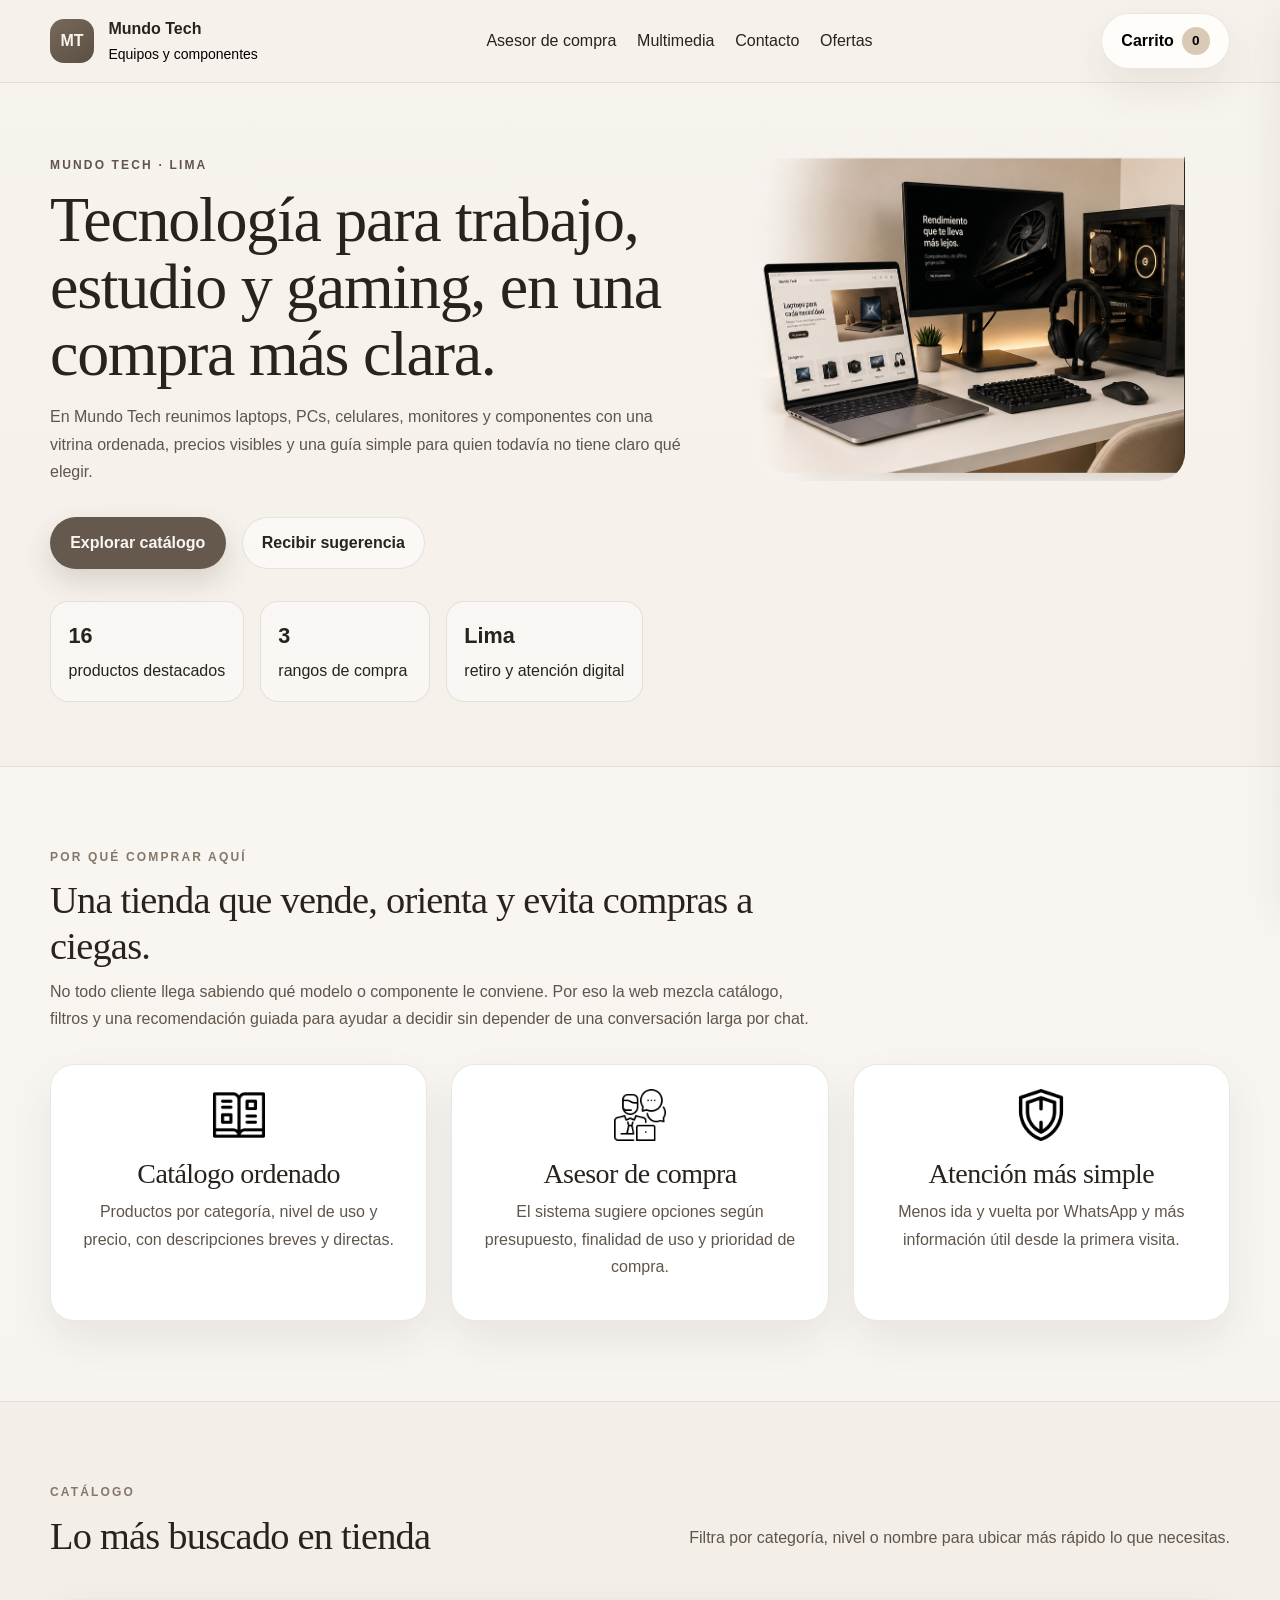
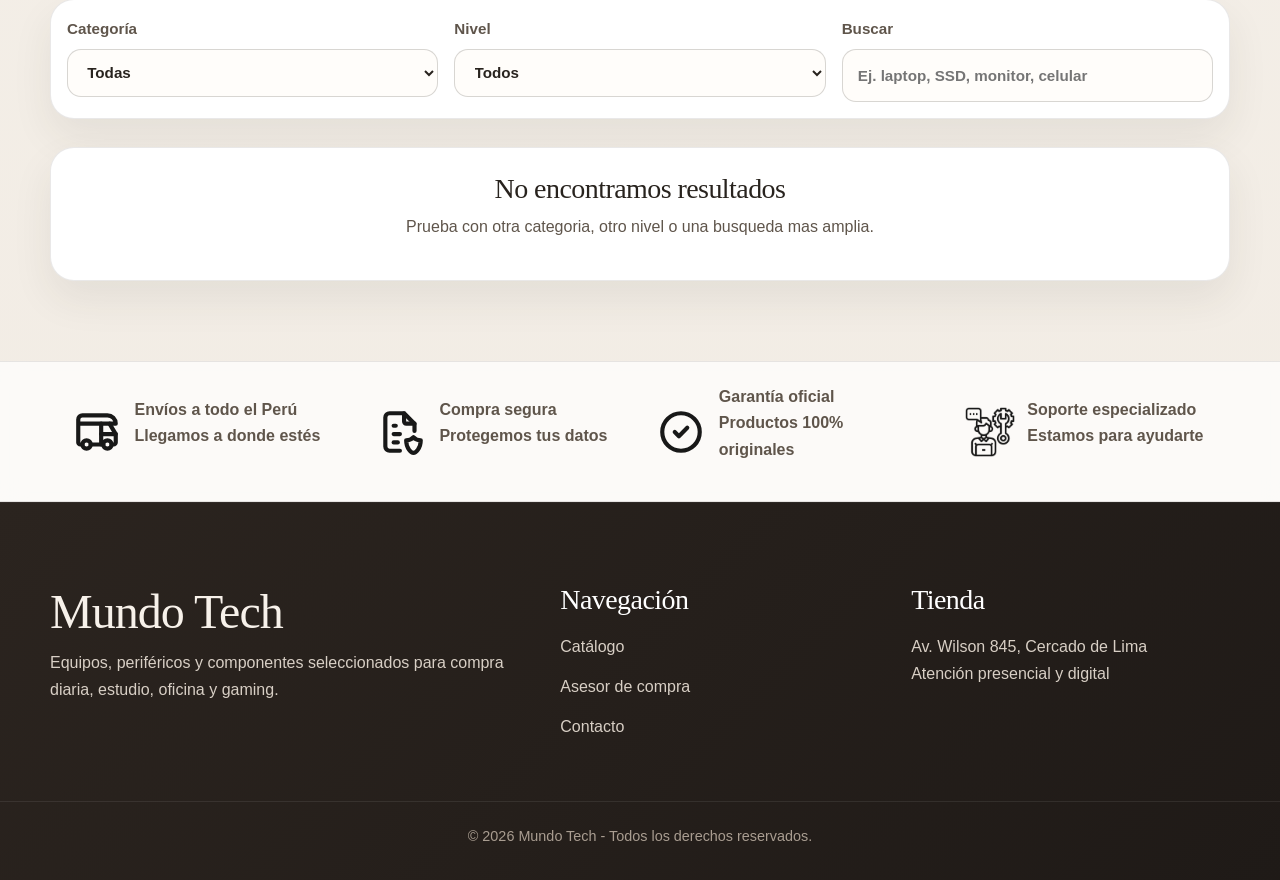
<file: index.html>
<!DOCTYPE html>
<html lang="es">
<head>
  <meta charset="UTF-8">
  <meta name="viewport" content="width=device-width, initial-scale=1.0">
  <meta name="description" content="Mundo Tech, tienda online de equipos y componentes tecnológicos en Lima. Catálogo, asesor de compra, carrito, contacto y contenido multimedia.">
  <meta name="keywords" content="tienda tecnológica, ecommerce, laptops, PCs, celulares, componentes, Mundo Tech, Lima">
  <meta name="author" content="Mundo Tech">
  <title>Mundo Tech | Equipos y componentes</title>
  <link href="https://cdn.jsdelivr.net/npm/bootstrap@5.3.3/dist/css/bootstrap.min.css" rel="stylesheet">
  <link rel="stylesheet" href="styles.css">
</head>
<body>
  <header class="encabezado" id="inicio">
    <div class="contenedor barra-superior">
      <a class="marca" href="index.html" aria-label="Ir al inicio">
        <span class="marca-icono">MT</span>
        <span class="marca-texto">
          <strong>Mundo Tech</strong>
          <small>Equipos y componentes</small>
        </span>
      </a>

      <nav class="menu-principal" aria-label="Menú principal">
        <a href="asesor.html">Asesor de compra</a>
        <a href="multimedia.html">Multimedia</a>
        <a href="contacto.html">Contacto</a>
        <a href="ofertas.html">Ofertas</a>
      </nav>

      <button class="boton boton-carrito" id="abrirCarrito" type="button" aria-label="Abrir carrito">
        Carrito <span class="contador-carrito" id="contadorCarrito">0</span>
      </button>
    </div>
  </header>

  <main>
    <section class="hero">
      <div class="contenedor hero-grid">
        <article class="hero-texto">
          <p class="etiqueta">Mundo Tech · Lima</p>
          <h1>Tecnología para trabajo, estudio y gaming, en una compra más clara.</h1>
          <p>
            En Mundo Tech reunimos laptops, PCs, celulares, monitores y componentes con una vitrina ordenada,
            precios visibles y una guía simple para quien todavía no tiene claro qué elegir.
          </p>

          <div class="acciones-hero">
            <a class="boton boton-primario" href="#catalogo">Explorar catálogo</a>
            <a class="boton boton-secundario" href="asesor.html">Recibir sugerencia</a>
          </div>

          <ul class="metricas">
            <li><strong>16</strong><span>productos destacados</span></li>
            <li><strong>3</strong><span>rangos de compra</span></li>
            <li><strong>Lima</strong><span>retiro y atención digital</span></li>
          </ul>
        </article>

        <aside class="hero-media">
          <picture>
            <source media="(max-width: 720px)" srcset="assets/hero-mobile.svg">
            <img src="assets/mesa.png" alt="Mesa de trabajo con laptop, monitor y accesorios de Mundo Tech" class="hero-imagen">
          </picture>
        </aside>
      </div>
    </section>

    <section class="seccion seccion-suave" id="beneficios">
      <div class="contenedor">
        <div class="cabecera-seccion">
          <p class="etiqueta">Por qué comprar aquí</p>
          <h2>Una tienda que vende, orienta y evita compras a ciegas.</h2>
          <p>
            No todo cliente llega sabiendo qué modelo o componente le conviene. Por eso la web mezcla catálogo,
            filtros y una recomendación guiada para ayudar a decidir sin depender de una conversación larga por chat.
          </p>
        </div>

        <div class="beneficios-grid">
          <article class="tarjeta-info">
            <img src="assets/catalogo.png" alt="Icono de catálogo digital" class="icono-svg">
            <h3>Catálogo ordenado</h3>
            <p>Productos por categoría, nivel de uso y precio, con descripciones breves y directas.</p>
          </article>

          <article class="tarjeta-info">
            <img src="assets/asesor.png " alt="Icono de asesor de compra" class="icono-svg">
            <h3>Asesor de compra</h3>
            <p>El sistema sugiere opciones según presupuesto, finalidad de uso y prioridad de compra.</p>
          </article>

          <article class="tarjeta-info">
            <img src="assets/escudo.png" alt="Icono de confianza y atención" class="icono-svg">
            <h3>Atención más simple</h3>
            <p>Menos ida y vuelta por WhatsApp y más información útil desde la primera visita.</p>
          </article>
        </div>
      </div>
    </section>

    <section class="seccion" id="catalogo">
      <div class="contenedor">
        <div class="cabecera-seccion cabecera-horizontal">
          <div>
            <p class="etiqueta">Catálogo</p>
            <h2>Lo más buscado en tienda</h2>
          </div>
          <p class="texto-apoyo">Filtra por categoría, nivel o nombre para ubicar más rápido lo que necesitas.</p>
        </div>

        <form class="barra-filtros" id="formFiltros" aria-label="Filtros del catálogo">
          <label>
            Categoría
            <select id="filtroCategoria" name="categoria">
              <option value="all">Todas</option>
            </select>
          </label>

          <label>
            Nivel
            <select id="filtroNivel" name="nivel">
              <option value="all">Todos</option>
              <option value="Básico">Básico</option>
              <option value="Intermedio">Intermedio</option>
              <option value="Avanzado">Avanzado</option>
            </select>
          </label>

          <label>
            Buscar
            <input id="filtroBusqueda" name="busqueda" type="search" placeholder="Ej. laptop, SSD, monitor, celular">
          </label>
        </form>

        <div class="catalogo-grid" id="grillaProductos" aria-live="polite"></div>
      </div>
    </section>
  </main>

  <aside class="panel-carrito" id="panelCarrito" aria-hidden="true">
    <div class="carrito-encabezado">
      <h2>Tu carrito</h2>
      <button class="boton-cerrar" id="cerrarCarrito" type="button" aria-label="Cerrar carrito">×</button>
    </div>

    <div class="carrito-items" id="itemsCarrito"></div>

    <div class="carrito-resumen">
      <table class="tabla-resumen">
        <tbody>
          <tr>
            <th>Total</th>
            <td id="totalCarrito">S/ 0.00</td>
          </tr>
          <tr>
            <th>Unidades</th>
            <td id="cantidadCarrito">0</td>
          </tr>
        </tbody>
      </table>

      <button class="boton boton-primario boton-bloque" id="procesarPedido" type="button">Confirmar pedido</button>
      <button class="boton boton-secundario boton-bloque" id="vaciarCarrito" type="button">Vaciar carrito</button>
    </div>
  </aside>

  <div class="overlay" id="overlay" hidden></div>

  <template id="plantillaProducto">
    <article class="tarjeta-producto">
      <div class="producto-imagen">
        <img class="producto-foto" src="" alt="">
      </div>
      <div class="producto-cuerpo">
        <div class="producto-meta">
          <span class="producto-categoria"></span>
          <span class="producto-nivel"></span>
        </div>
        <h3 class="producto-nombre"></h3>
        <p class="producto-descripcion"></p>
        <div class="producto-pie">
          <strong class="producto-precio"></strong>
          <button class="boton boton-primario boton-agregar" type="button">Agregar</button>
        </div>
      </div>
    </article>
  </template>

<section class="barra-beneficios">

  <div class="beneficio-item">
    <img src="assets/icon-envio.svg" alt="">
    
    <div>
      <strong>Envíos a todo el Perú</strong>
      <p>Llegamos a donde estés</p>
    </div>
  </div>

  <div class="beneficio-item">
    <img src="assets/seguridad.svg" alt="">
    
    <div>
      <strong>Compra segura</strong>
      <p>Protegemos tus datos</p>
    </div>
  </div>

  <div class="beneficio-item">
    <img src="assets/garantia.svg" alt="">
    
    <div>
      <strong>Garantía oficial</strong>
      <p>Productos 100% originales</p>
    </div>
  </div>

  <div class="beneficio-item">
    <img src="assets/soporte.png" alt="">
    
    <div>
      <strong>Soporte especializado</strong>
      <p>Estamos para ayudarte</p>
    </div>
  </div>

</section>

  <footer class="pie-pagina">
    <div class="contenedor pie-grid">
      <section>
        <h2>Mundo Tech</h2>
        <p>Equipos, periféricos y componentes seleccionados para compra diaria, estudio, oficina y gaming.</p>
      </section>

      <section>
        <h3>Navegación</h3>
        <ul>
          <li><a href="index.html#catalogo">Catálogo</a></li>
          <li><a href="asesor.html">Asesor de compra</a></li>
          <li><a href="contacto.html">Contacto</a></li>
        </ul>
      </section>

      <section>
        <h3>Tienda</h3>
        <p>Av. Wilson 845, Cercado de Lima<br>Atención presencial y digital</p>
      </section>
    </div>
  </footer>
  

  <script src="https://cdn.jsdelivr.net/npm/bootstrap@5.3.3/dist/js/bootstrap.bundle.min.js"></script>
  <script src="products.js"></script>
  <script src="app.js"></script>
</body>
</html>
</file>
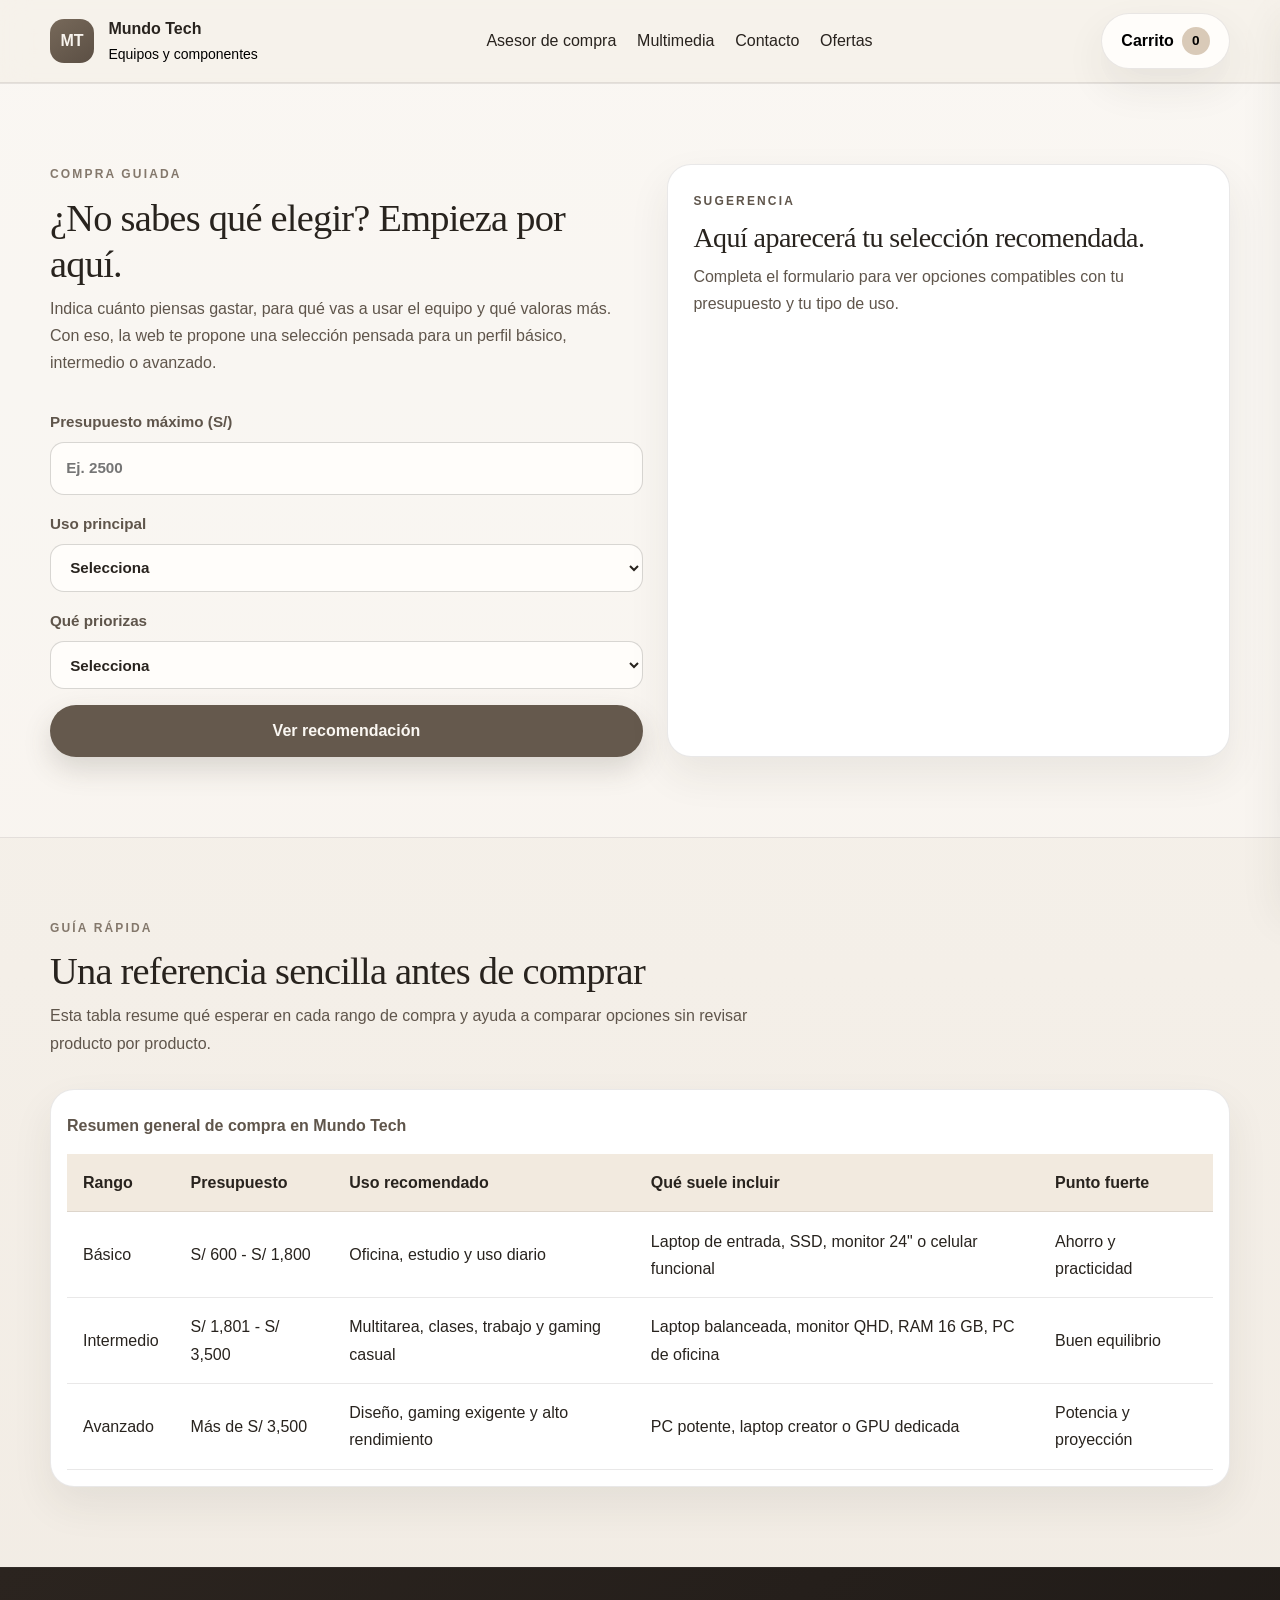
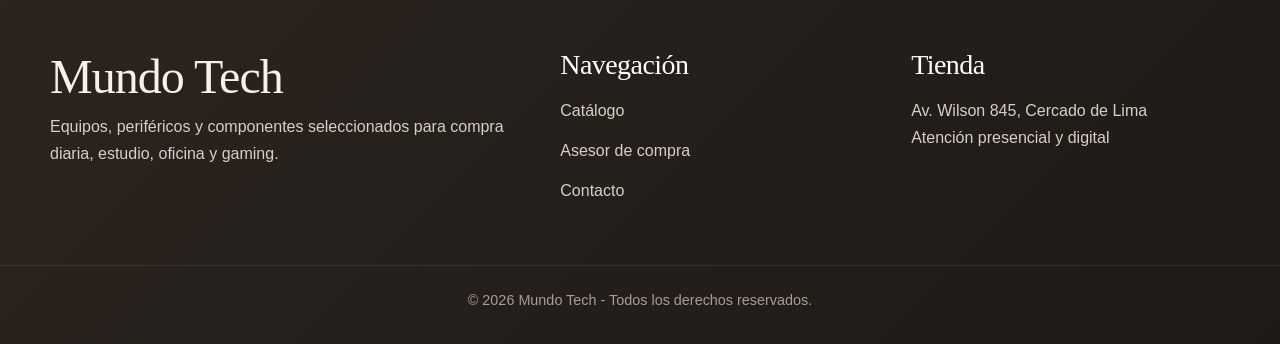
<file: asesor.html>
<!DOCTYPE html>
<html lang="es">
<head>
  <meta charset="UTF-8">
  <meta name="viewport" content="width=device-width, initial-scale=1.0">
  <meta name="description" content="Mundo Tech, tienda online de equipos y componentes tecnológicos en Lima. Catálogo, asesor de compra, carrito, contacto y contenido multimedia.">
  <meta name="keywords" content="tienda tecnológica, ecommerce, laptops, PCs, celulares, componentes, Mundo Tech, Lima">
  <meta name="author" content="Mundo Tech">
  <title>Mundo Tech | Equipos y componentes</title>
  <link href="https://cdn.jsdelivr.net/npm/bootstrap@5.3.3/dist/css/bootstrap.min.css" rel="stylesheet">
  <link rel="stylesheet" href="styles.css">
</head>
<body>
  <header class="encabezado" id="inicio">
    <div class="contenedor barra-superior">
      <a class="marca" href="index.html" aria-label="Ir al inicio">
        <span class="marca-icono">MT</span>
        <span class="marca-texto">
          <strong>Mundo Tech</strong>
          <small>Equipos y componentes</small>
        </span>
      </a>

      <nav class="menu-principal" aria-label="Menú principal">
        <a href="asesor.html">Asesor de compra</a>
        <a href="multimedia.html">Multimedia</a>
        <a href="contacto.html">Contacto</a>
        <a href="ofertas.html">Ofertas</a>
      </nav>

      <button class="boton boton-carrito" id="abrirCarrito" type="button" aria-label="Abrir carrito">
        Carrito <span class="contador-carrito" id="contadorCarrito">0</span>
      </button>
    </div>
  </header>

  <main>
    <section class="seccion seccion-suave" id="asesor">
      <div class="contenedor recomendador-grid">
        <article>
          <div class="cabecera-seccion">
            <p class="etiqueta">Compra guiada</p>
            <h2>¿No sabes qué elegir? Empieza por aquí.</h2>
            <p>
              Indica cuánto piensas gastar, para qué vas a usar el equipo y qué valoras más. Con eso,
              la web te propone una selección pensada para un perfil básico, intermedio o avanzado.
            </p>
          </div>

          <form class="formulario" id="formRecomendador">
            <label>
              Presupuesto máximo (S/)
              <input type="number" id="entradaPresupuesto" min="600" step="50" placeholder="Ej. 2500" required>
            </label>

            <label>
              Uso principal
              <select id="entradaObjetivo" required>
                <option value="">Selecciona</option>
                <option value="Oficina">Oficina</option>
                <option value="Estudio">Estudio</option>
                <option value="Gaming">Gaming</option>
                <option value="Diseño">Diseño</option>
                <option value="Movilidad">Movilidad</option>
              </select>
            </label>

            <label>
              Qué priorizas
              <select id="entradaPreferencia" required>
                <option value="">Selecciona</option>
                <option value="Precio">Gastar menos</option>
                <option value="Equilibrio">Mantener equilibrio</option>
                <option value="Rendimiento">Rendimiento</option>
                <option value="Portabilidad">Portabilidad</option>
              </select>
            </label>

            <button class="boton boton-primario" type="submit">Ver recomendación</button>
          </form>
        </article>

        <aside class="panel-resultado" id="panelResultado" aria-live="polite">
          <div class="estado-vacio">
            <p class="etiqueta">Sugerencia</p>
            <h3>Aquí aparecerá tu selección recomendada.</h3>
            <p>Completa el formulario para ver opciones compatibles con tu presupuesto y tu tipo de uso.</p>
          </div>
        </aside>
      </div>
    </section>

    <section class="seccion" id="tabla">
      <div class="contenedor">
        <div class="cabecera-seccion">
          <p class="etiqueta">Guía rápida</p>
          <h2>Una referencia sencilla antes de comprar</h2>
          <p>
            Esta tabla resume qué esperar en cada rango de compra y ayuda a comparar opciones sin revisar producto por producto.
          </p>
        </div>

        <div class="tabla-contenedor">
          <table class="tabla-paquetes">
            <caption>Resumen general de compra en Mundo Tech</caption>
            <thead>
              <tr>
                <th>Rango</th>
                <th>Presupuesto</th>
                <th>Uso recomendado</th>
                <th>Qué suele incluir</th>
                <th>Punto fuerte</th>
              </tr>
            </thead>
            <tbody>
              <tr>
                <td>Básico</td>
                <td>S/ 600 - S/ 1,800</td>
                <td>Oficina, estudio y uso diario</td>
                <td>Laptop de entrada, SSD, monitor 24" o celular funcional</td>
                <td>Ahorro y practicidad</td>
              </tr>
              <tr>
                <td>Intermedio</td>
                <td>S/ 1,801 - S/ 3,500</td>
                <td>Multitarea, clases, trabajo y gaming casual</td>
                <td>Laptop balanceada, monitor QHD, RAM 16 GB, PC de oficina</td>
                <td>Buen equilibrio</td>
              </tr>
              <tr>
                <td>Avanzado</td>
                <td>Más de S/ 3,500</td>
                <td>Diseño, gaming exigente y alto rendimiento</td>
                <td>PC potente, laptop creator o GPU dedicada</td>
                <td>Potencia y proyección</td>
              </tr>
            </tbody>
          </table>
        </div>
      </div>
    </section>
  </main>

  <aside class="panel-carrito" id="panelCarrito" aria-hidden="true">
    <div class="carrito-encabezado">
      <h2>Tu carrito</h2>
      <button class="boton-cerrar" id="cerrarCarrito" type="button" aria-label="Cerrar carrito">×</button>
    </div>

    <div class="carrito-items" id="itemsCarrito"></div>

    <div class="carrito-resumen">
      <table class="tabla-resumen">
        <tbody>
          <tr>
            <th>Total</th>
            <td id="totalCarrito">S/ 0.00</td>
          </tr>
          <tr>
            <th>Unidades</th>
            <td id="cantidadCarrito">0</td>
          </tr>
        </tbody>
      </table>

      <button class="boton boton-primario boton-bloque" id="procesarPedido" type="button">Confirmar pedido</button>
      <button class="boton boton-secundario boton-bloque" id="vaciarCarrito" type="button">Vaciar carrito</button>
    </div>
  </aside>

  <div class="overlay" id="overlay" hidden></div>

  <template id="plantillaProducto">
    <article class="tarjeta-producto">
      <div class="producto-imagen">
        <img class="producto-foto" src="" alt="">
      </div>
      <div class="producto-cuerpo">
        <div class="producto-meta">
          <span class="producto-categoria"></span>
          <span class="producto-nivel"></span>
        </div>
        <h3 class="producto-nombre"></h3>
        <p class="producto-descripcion"></p>
        <div class="producto-pie">
          <strong class="producto-precio"></strong>
          <button class="boton boton-primario boton-agregar" type="button">Agregar</button>
        </div>
      </div>
    </article>
  </template>

  <footer class="pie-pagina">
    <div class="contenedor pie-grid">
      <section>
        <h2>Mundo Tech</h2>
        <p>Equipos, periféricos y componentes seleccionados para compra diaria, estudio, oficina y gaming.</p>
      </section>

      <section>
        <h3>Navegación</h3>
        <ul>
          <li><a href="index.html#catalogo">Catálogo</a></li>
          <li><a href="asesor.html">Asesor de compra</a></li>
          <li><a href="contacto.html">Contacto</a></li>
        </ul>
      </section>

      <section>
        <h3>Tienda</h3>
        <p>Av. Wilson 845, Cercado de Lima<br>Atención presencial y digital</p>
      </section>
    </div>
  </footer>

  <script src="https://cdn.jsdelivr.net/npm/bootstrap@5.3.3/dist/js/bootstrap.bundle.min.js"></script>
  <script src="products.js"></script>
  <script src="app.js"></script>
</body>
</html>
</file>
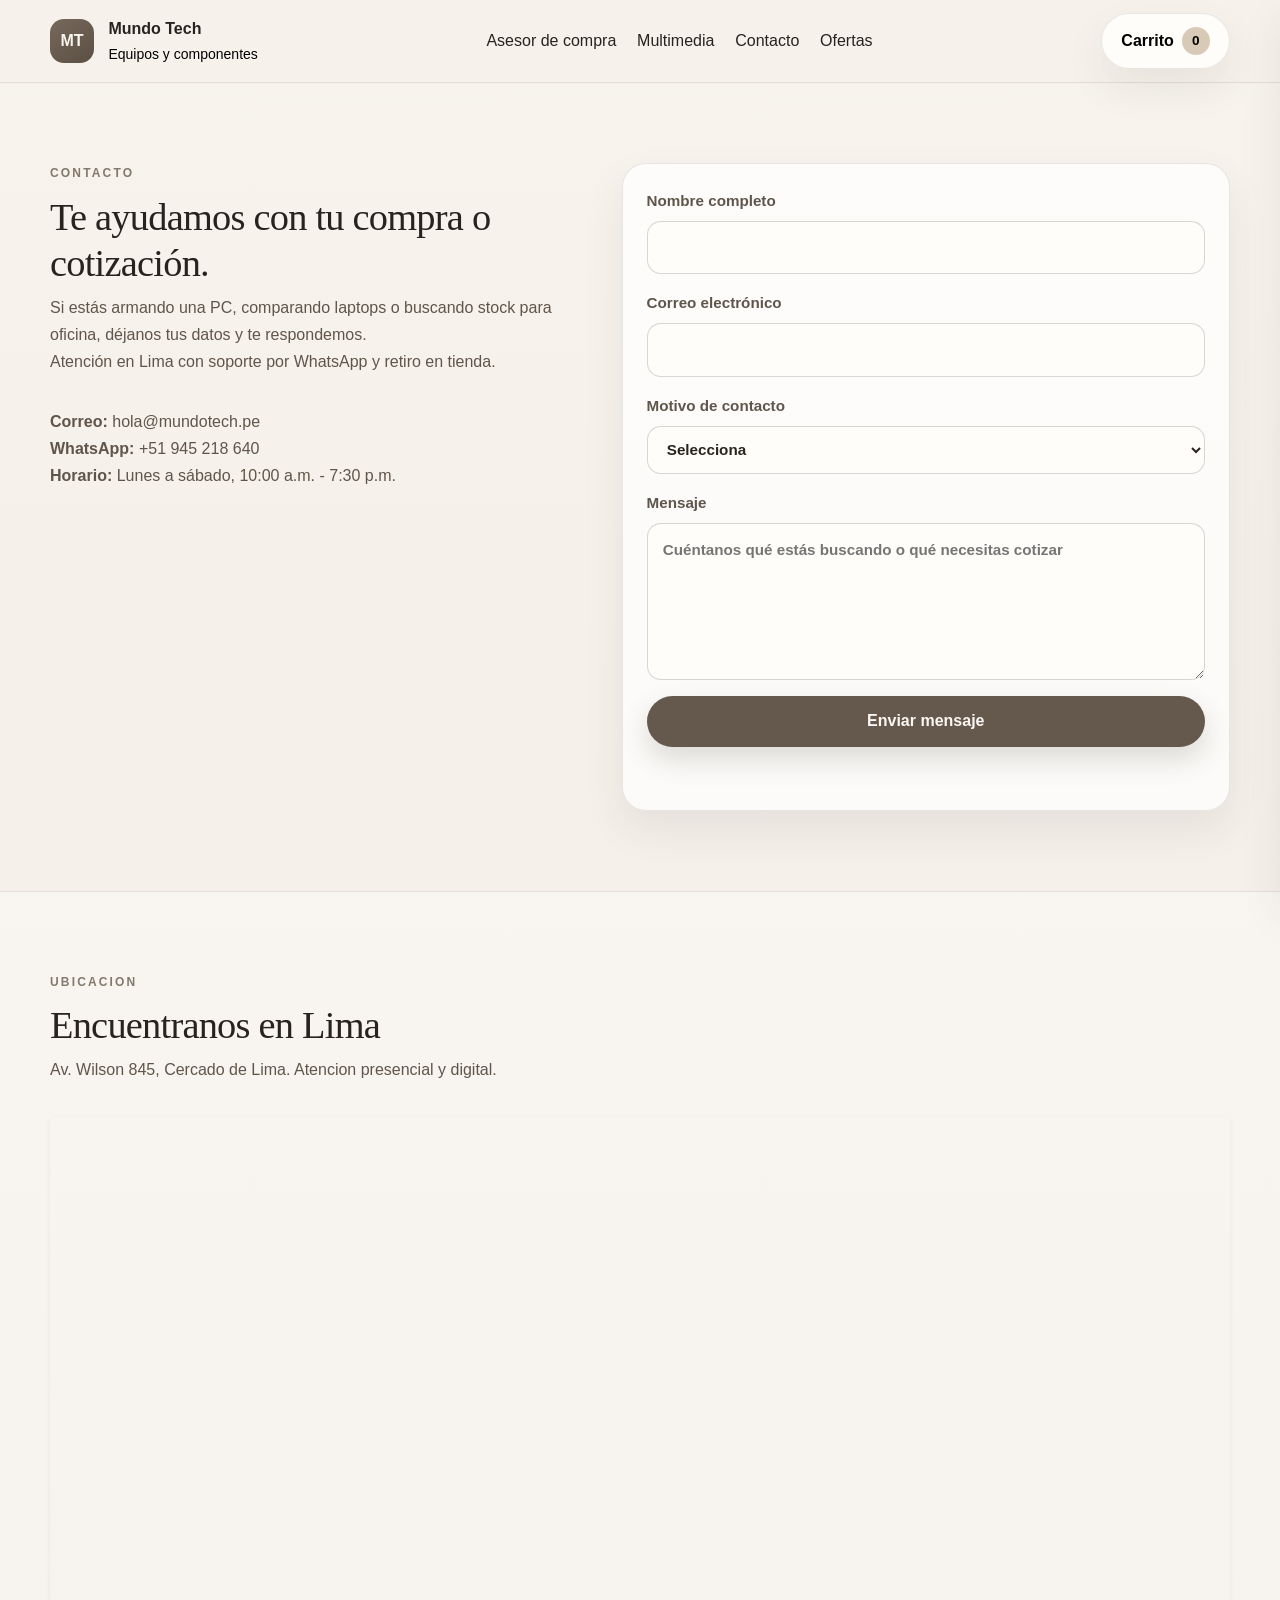
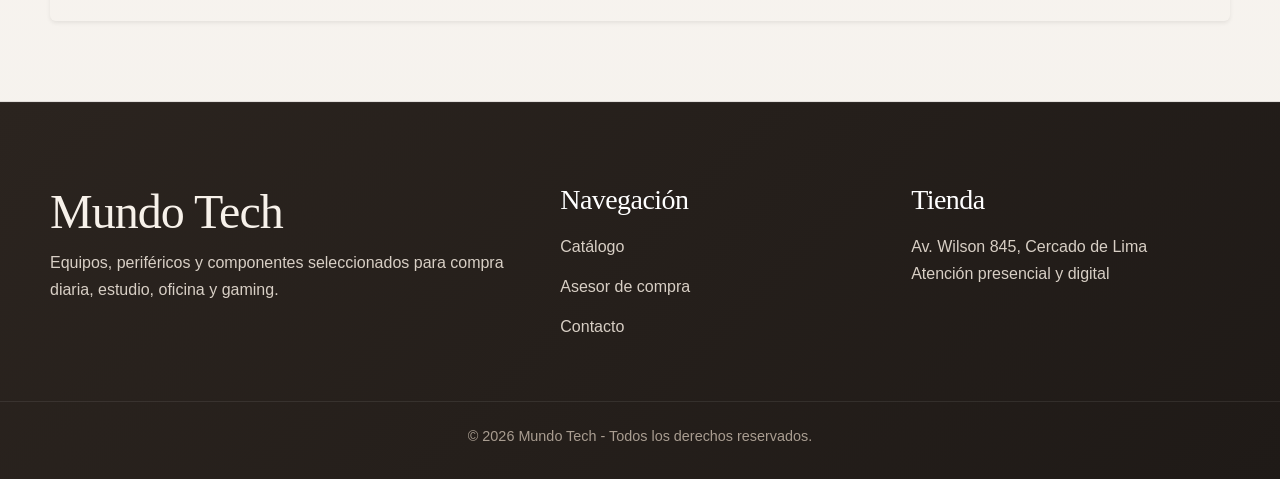
<file: contacto.html>
<!DOCTYPE html>
<html lang="es">
<head>
  <meta charset="UTF-8">
  <meta name="viewport" content="width=device-width, initial-scale=1.0">
  <meta name="description" content="Mundo Tech, tienda online de equipos y componentes tecnológicos en Lima. Catálogo, asesor de compra, carrito, contacto y contenido multimedia.">
  <meta name="keywords" content="tienda tecnológica, ecommerce, laptops, PCs, celulares, componentes, Mundo Tech, Lima">
  <meta name="author" content="Mundo Tech">
  <title>Mundo Tech | Equipos y componentes</title>
  <link href="https://cdn.jsdelivr.net/npm/bootstrap@5.3.3/dist/css/bootstrap.min.css" rel="stylesheet">
  <link rel="stylesheet" href="styles.css">
</head>
<body>
  <header class="encabezado" id="inicio">
    <div class="contenedor barra-superior">
      <a class="marca" href="index.html" aria-label="Ir al inicio">
        <span class="marca-icono">MT</span>
        <span class="marca-texto">
          <strong>Mundo Tech</strong>
          <small>Equipos y componentes</small>
        </span>
      </a>

      <nav class="menu-principal" aria-label="Menú principal">
        <a href="asesor.html">Asesor de compra</a>
        <a href="multimedia.html">Multimedia</a>
        <a href="contacto.html">Contacto</a>
        <a href="ofertas.html">Ofertas</a>
      </nav>

      <button class="boton boton-carrito" id="abrirCarrito" type="button" aria-label="Abrir carrito">
        Carrito <span class="contador-carrito" id="contadorCarrito">0</span>
      </button>
    </div>
  </header>

  <main>
    <section class="seccion" id="contacto">
      <div class="contenedor contacto-grid">
        <article>
          <div class="cabecera-seccion">
            <p class="etiqueta">Contacto</p>
            <h2>Te ayudamos con tu compra o cotización.</h2>
            <p>
              Si estás armando una PC, comparando laptops o buscando stock para oficina, déjanos tus datos y te respondemos.<br>
              Atención en Lima con soporte por WhatsApp y retiro en tienda.
            </p>
          </div>

          <ul class="lista-contacto">
            <li><strong>Correo:</strong> hola@mundotech.pe</li>
            <li><strong>WhatsApp:</strong> +51 945 218 640</li>
            <li><strong>Horario:</strong> Lunes a sábado, 10:00 a.m. - 7:30 p.m.</li>
          </ul>
        </article>

        <form class="formulario formulario-contacto" id="formContacto">
          <label>
            Nombre completo
            <input type="text" id="nombreContacto" required>
          </label>

          <label>
            Correo electrónico
            <input type="email" id="correoContacto" required>
          </label>

          <label>
            Motivo de contacto
            <select id="tipoConsulta" required>
              <option value="">Selecciona</option>
              <option value="Compra">Compra</option>
              <option value="Cotización">Cotización</option>
              <option value="Compatibilidad">Compatibilidad</option>
              <option value="Postventa">Postventa</option>
            </select>
          </label>

          <label>
            Mensaje
            <textarea id="mensajeContacto" rows="5" required placeholder="Cuéntanos qué estás buscando o qué necesitas cotizar"></textarea>
          </label>

          <button class="boton boton-primario" type="submit">Enviar mensaje</button>
          <p class="mensaje-formulario" id="mensajeFormulario" aria-live="polite"></p>
        </form>
      </div>
    </section>

    <section class="seccion seccion-suave" id="ubicacion">
      <div class="contenedor">
        <div class="cabecera-seccion">
          <p class="etiqueta">Ubicacion</p>
          <h2>Encuentranos en Lima</h2>
          <p>Av. Wilson 845, Cercado de Lima. Atencion presencial y digital.</p>
        </div>
        <div class="ratio ratio-21x9 rounded overflow-hidden shadow-sm">
          <iframe
            src="https://www.google.com/maps/embed?pb=!1m18!1m12!1m3!1d3901.308!2d-77.042!3d-12.056!2m3!1f0!2f0!3f0!3m2!1i1024!2i768!4f13.1!3m3!1m2!1s0x0%3A0x0!2zMTLCsDAzJzIxLjYiUyA3N8KwMDInMzEuMiJX!5e0!3m2!1ses!2spe!4v1"
            title="Mapa de ubicacion Mundo Tech en Av. Wilson 845, Lima"
            allowfullscreen=""
            loading="lazy"
            referrerpolicy="no-referrer-when-downgrade">
          </iframe>
        </div>
      </div>
    </section>
  </main>

  <aside class="panel-carrito" id="panelCarrito" aria-hidden="true">
    <div class="carrito-encabezado">
      <h2>Tu carrito</h2>
      <button class="boton-cerrar" id="cerrarCarrito" type="button" aria-label="Cerrar carrito">×</button>
    </div>

    <div class="carrito-items" id="itemsCarrito"></div>

    <div class="carrito-resumen">
      <table class="tabla-resumen">
        <tbody>
          <tr>
            <th>Total</th>
            <td id="totalCarrito">S/ 0.00</td>
          </tr>
          <tr>
            <th>Unidades</th>
            <td id="cantidadCarrito">0</td>
          </tr>
        </tbody>
      </table>

      <button class="boton boton-primario boton-bloque" id="procesarPedido" type="button">Confirmar pedido</button>
      <button class="boton boton-secundario boton-bloque" id="vaciarCarrito" type="button">Vaciar carrito</button>
    </div>
  </aside>

  <div class="overlay" id="overlay" hidden></div>

  <template id="plantillaProducto">
    <article class="tarjeta-producto">
      <div class="producto-imagen">
        <img class="producto-foto" src="" alt="">
      </div>
      <div class="producto-cuerpo">
        <div class="producto-meta">
          <span class="producto-categoria"></span>
          <span class="producto-nivel"></span>
        </div>
        <h3 class="producto-nombre"></h3>
        <p class="producto-descripcion"></p>
        <div class="producto-pie">
          <strong class="producto-precio"></strong>
          <button class="boton boton-primario boton-agregar" type="button">Agregar</button>
        </div>
      </div>
    </article>
  </template>

  <footer class="pie-pagina">
    <div class="contenedor pie-grid">
      <section>
        <h2>Mundo Tech</h2>
        <p>Equipos, periféricos y componentes seleccionados para compra diaria, estudio, oficina y gaming.</p>
      </section>

      <section>
        <h3>Navegación</h3>
        <ul>
          <li><a href="index.html#catalogo">Catálogo</a></li>
          <li><a href="asesor.html">Asesor de compra</a></li>
          <li><a href="contacto.html">Contacto</a></li>
        </ul>
      </section>

      <section>
        <h3>Tienda</h3>
        <p>Av. Wilson 845, Cercado de Lima<br>Atención presencial y digital</p>
      </section>
    </div>
  </footer>

  <script src="https://cdn.jsdelivr.net/npm/bootstrap@5.3.3/dist/js/bootstrap.bundle.min.js"></script>
  <script src="products.js"></script>
  <script src="app.js"></script>
</body>
</html>
</file>
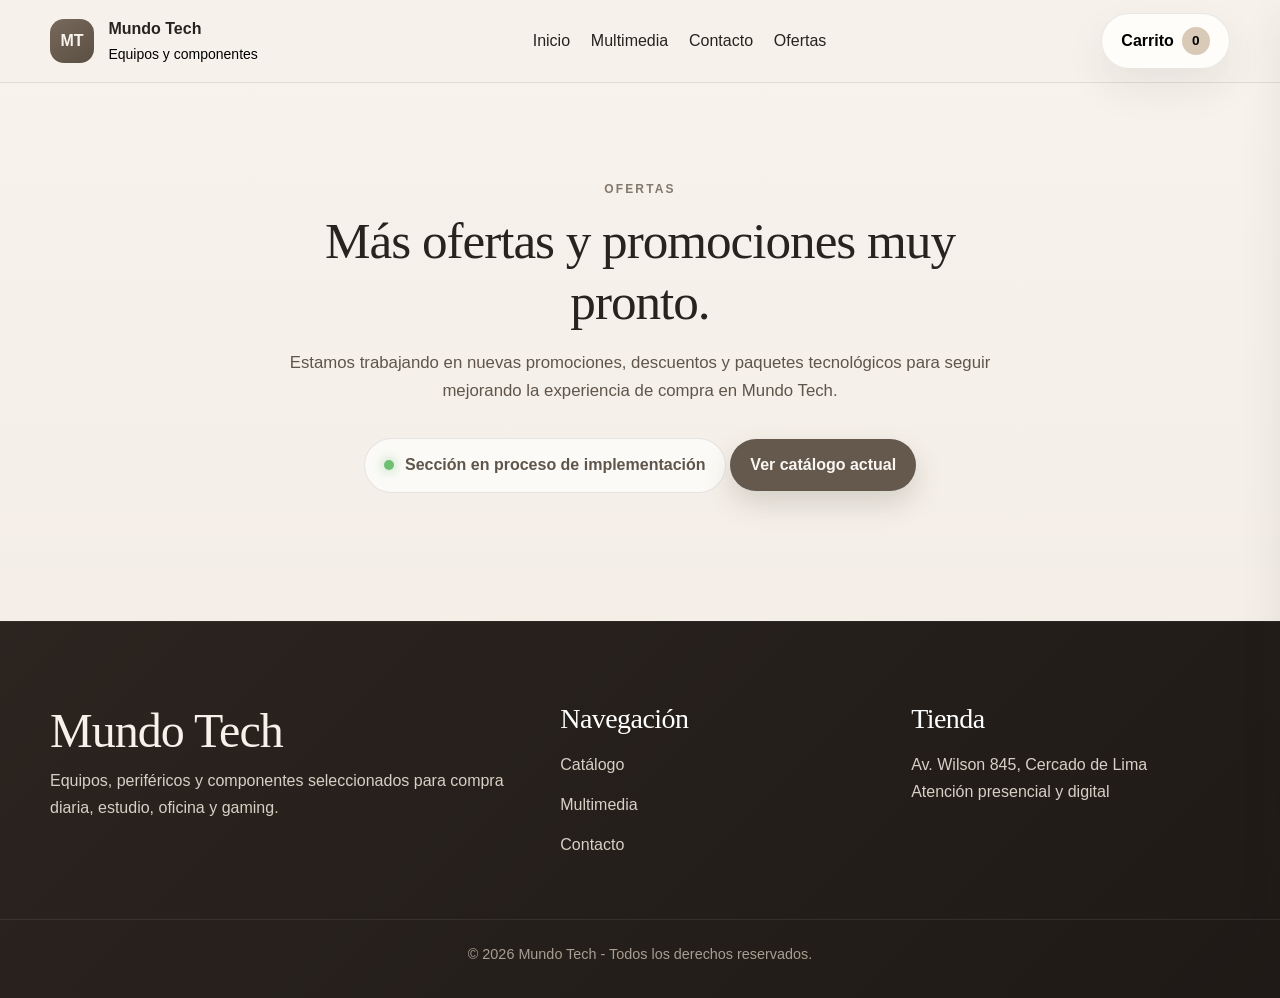
<file: Ofertas.html>
<!DOCTYPE html>
<html lang="es">
<head>
  <meta charset="UTF-8">
  <meta name="viewport" content="width=device-width, initial-scale=1.0">

  <title>Ofertas | Mundo Tech</title>

  <link href="https://cdn.jsdelivr.net/npm/bootstrap@5.3.3/dist/css/bootstrap.min.css" rel="stylesheet">
  <link rel="stylesheet" href="styles.css">
</head>

<body>

  <header class="encabezado" id="inicio">

    <div class="contenedor barra-superior">

      <a class="marca" href="index.html" aria-label="Ir al inicio">

        <span class="marca-icono">MT</span>

        <span class="marca-texto">
          <strong>Mundo Tech</strong>
          <small>Equipos y componentes</small>
        </span>

      </a>

      <nav class="menu-principal" aria-label="Menú principal">
        <a href="index.html">Inicio</a>
        <a href="multimedia.html">Multimedia</a>
        <a href="contacto.html">Contacto</a>
        <a href="ofertas.html">Ofertas</a>
      </nav>

      <button class="boton boton-carrito" id="abrirCarrito" type="button" aria-label="Abrir carrito">
        Carrito <span class="contador-carrito" id="contadorCarrito">0</span>
      </button>

    </div>

  </header>

  <main>

    <section class="seccion seccion-ofertas">

      <div class="contenedor ofertas-contenido">

        <p class="etiqueta">Ofertas</p>

        <h2>Más ofertas y promociones muy pronto.</h2>

        <p class="texto-ofertas">
          Estamos trabajando en nuevas promociones, descuentos y paquetes tecnológicos
          para seguir mejorando la experiencia de compra en Mundo Tech.
        </p>

        <div class="estado-ofertas">
          <span class="punto-activo"></span>
          Sección en proceso de implementación 
        </div>

        <a href="index.html#catalogo" class="boton boton-primario">
          Ver catálogo actual
        </a>

      </div>

    </section>

  </main>

  <aside class="panel-carrito" id="panelCarrito" aria-hidden="true">

    <div class="carrito-encabezado">

      <h2>Tu carrito</h2>

      <button class="boton-cerrar" id="cerrarCarrito" type="button" aria-label="Cerrar carrito">
        ×
      </button>

    </div>

    <div class="carrito-items" id="itemsCarrito"></div>

    <div class="carrito-resumen">

      <table class="tabla-resumen">

        <tbody>

          <tr>
            <th>Total</th>
            <td id="totalCarrito">S/ 0.00</td>
          </tr>

          <tr>
            <th>Unidades</th>
            <td id="cantidadCarrito">0</td>
          </tr>

        </tbody>

      </table>

      <button class="boton boton-primario boton-bloque" id="procesarPedido" type="button">
        Confirmar pedido
      </button>

      <button class="boton boton-secundario boton-bloque" id="vaciarCarrito" type="button">
        Vaciar carrito
      </button>

    </div>

  </aside>

  <div class="overlay" id="overlay" hidden></div>

  <template id="plantillaProducto">

    <article class="tarjeta-producto">

      <div class="producto-imagen">
        <img class="producto-foto" src="" alt="">
      </div>

      <div class="producto-cuerpo">

        <div class="producto-meta">
          <span class="producto-categoria"></span>
          <span class="producto-nivel"></span>
        </div>

        <h3 class="producto-nombre"></h3>

        <p class="producto-descripcion"></p>

        <div class="producto-pie">

          <strong class="producto-precio"></strong>

          <button class="boton boton-primario boton-agregar" type="button">
            Agregar
          </button>

        </div>

      </div>

    </article>

  </template>

  <footer class="pie-pagina">

    <div class="contenedor pie-grid">

      <section>

        <h2>Mundo Tech</h2>

        <p>
          Equipos, periféricos y componentes seleccionados
          para compra diaria, estudio, oficina y gaming.
        </p>

      </section>

      <section>

        <h3>Navegación</h3>

        <ul>
          <li><a href="index.html#catalogo">Catálogo</a></li>
          <li><a href="multimedia.html">Multimedia</a></li>
          <li><a href="contacto.html">Contacto</a></li>
        </ul>

      </section>

      <section>

        <h3>Tienda</h3>

        <p>
          Av. Wilson 845, Cercado de Lima
          <br>
          Atención presencial y digital
        </p>

      </section>

    </div>

  </footer>

  <script src="https://cdn.jsdelivr.net/npm/bootstrap@5.3.3/dist/js/bootstrap.bundle.min.js"></script>
  <script src="products.js"></script>
  <script src="app.js"></script>

</body>
</html>
</file>
<file: styles.css>
:root {
  --fondo: #f6f1ea;
  --fondo-suave: #efe7dd;
  --superficie: #fffdfa;
  --superficie-dos: #f9f5ef;
  --texto: #28231e;
  --texto-suave: #5f554b;
  --texto-tenue: #84786c;
  --borde: rgba(40, 35, 30, 0.1);
  --borde-fuerte: rgba(40, 35, 30, 0.18);
  --primario: #65594d;
  --primario-hover: #594d43;
  --detalle: #d9cab8;
  --sombra: 0 18px 40px rgba(56, 47, 40, 0.08);
  --radio-lg: 24px;
  --radio-md: 18px;
  --radio-sm: 12px;
  --ancho: 1180px;
  --transicion: 0.25s ease;
}

* {
  box-sizing: border-box;
}

html {
  scroll-behavior: smooth;
}

body {
  margin: 0;
  font-family: "Segoe UI", Tahoma, Geneva, Verdana, sans-serif;
  color: var(--texto);
  background: linear-gradient(180deg, #f7f3ed 0%, #f1ebe3 100%);
  display: flex;
  flex-direction: column;
  min-height: 100vh;
}

img,
video {
  display: block;
  max-width: 100%;
  height: auto;
}

audio {
  width: 100%;
}

a {
  color: inherit;
  text-decoration: none;
}

button,
input,
select,
textarea {
  font: inherit;
}

button {
  cursor: pointer;
}

.contenedor {
  width: min(calc(100% - 2rem), var(--ancho));
  margin: 0 auto;
}

.seccion {
  padding: 5rem 0;
}

.seccion-suave {
  background: rgba(255, 255, 255, 0.32);
  border-top: 1px solid var(--borde);
  border-bottom: 1px solid var(--borde);
}

.etiqueta {
  margin: 0 0 0.65rem;
  color: var(--texto-tenue);
  text-transform: uppercase;
  letter-spacing: 0.18em;
  font-size: 0.75rem;
  font-weight: 700;
}

.cabecera-seccion {
  max-width: 760px;
  margin-bottom: 2rem;
}

.cabecera-horizontal {
  display: flex;
  align-items: end;
  justify-content: space-between;
  gap: 1rem;
  max-width: none;
}

h1,
h2,
h3 {
  margin-top: 0;
  font-family: Georgia, "Times New Roman", serif;
  letter-spacing: -0.02em;
}

h2 {
  font-size: clamp(2rem, 3vw, 3rem);
}

p,
li,
span,
small,
td,
th,
label {
  line-height: 1.7;
}

.texto-apoyo,
.cabecera-seccion p:last-child,
.hero-texto p,
.tarjeta-info p,
.tarjeta-producto p,
.panel-resultado p,
.pie-pagina p,
.multimedia-grid p,
.lista-contacto li,
.item-carrito p,
.item-carrito small {
  color: var(--texto-suave);
}

.encabezado {
  position: sticky;
  top: 0;
  z-index: 40;
  background: rgba(246, 241, 234, 0.85);
  backdrop-filter: blur(14px);
  border-bottom: 1px solid var(--borde);
}

.barra-superior {
  min-height: 82px;
  display: flex;
  align-items: center;
  justify-content: space-between;
  gap: 1rem;
}

.marca {
  display: inline-flex;
  align-items: center;
  gap: 0.9rem;
}

.marca-icono {
  width: 44px;
  height: 44px;
  border-radius: 14px;
  display: inline-flex;
  align-items: center;
  justify-content: center;
  background: linear-gradient(145deg, #77695a, #5b4f44);
  color: #f8f4ee;
  font-weight: 700;
}

.marca-texto {
  display: flex;
  flex-direction: column;
  gap: 0.1rem;
}

.marca-texto small {
  color: #000000;
}

.menu-principal {
  display: flex;
  align-items: center;
  gap: 1.3rem;
}

.menu-principal a {
  position: relative;
  color: color var(--transicion);
  transition: color var(--transicion);
}

.menu-principal a:hover,
.menu-principal a:focus-visible {
  color: color var(--transicion)
}

.menu-principal a::after {
  content: "";
  position: absolute;
  left: 0;
  bottom: -0.35rem;
  width: 100%;
  height: 1px;
  background: var(--texto);
  transform: scaleX(0);
  transform-origin: left;
  transition: transform var(--transicion);
}

.menu-principal a:hover::after,
.menu-principal a:focus-visible::after {
  transform: scaleX(1);
}

.boton,
.boton-cerrar,
.boton-enlace {
  transition: transform var(--transicion), background-color var(--transicion), box-shadow var(--transicion);
}

.boton:hover,
.boton-cerrar:hover,
.boton-enlace:hover {
  transform: translateY(-1px);
}

.boton {
  display: inline-flex;
  align-items: center;
  justify-content: center;
  gap: 0.5rem;
  min-height: 48px;
  padding: 0.8rem 1.2rem;
  border-radius: 999px;
  border: 1px solid transparent;
  font-weight: 600;
}

.boton-primario {
  background: var(--primario);
  color: #faf7f2;
  box-shadow: 0 12px 28px rgba(74, 64, 54, 0.18);
}

.boton-primario:hover {
  background: var(--primario-hover);
}

.boton-secundario {
  background: rgba(255, 255, 255, 0.5);
  border-color: var(--borde);
  color: var(--texto);
}

.boton-bloque {
  width: 100%;
}

.boton-carrito {
  background: var(--superficie);
  border-color: var(--borde);
  box-shadow: var(--sombra);
}

.contador-carrito {
  min-width: 28px;
  height: 28px;
  padding: 0 0.4rem;
  border-radius: 999px;
  display: inline-flex;
  align-items: center;
  justify-content: center;
  background: var(--detalle);
  font-size: 0.85rem;
  font-weight: 700;
}

input,
select,
textarea {
  width: 100%;
  min-height: 48px;
  padding: 0.8rem 0.95rem;
  border-radius: 14px;
  border: 1px solid var(--borde-fuerte);
  background: #fffdfa;
  color: var(--texto);
  outline: none;
}

textarea {
  min-height: 140px;
  resize: vertical;
}

input:focus,
select:focus,
textarea:focus {
  border-color: #8e7f70;
  box-shadow: 0 0 0 4px rgba(101, 89, 77, 0.12);
}

.formulario,
.barra-filtros {
  display: grid;
  gap: 1rem;
}

.barra-filtros {
  grid-template-columns: repeat(3, minmax(0, 1fr));
  padding: 1rem;
  margin-bottom: 1.7rem;
}

.formulario label,
.barra-filtros label {
  display: flex;
  flex-direction: column;
  gap: 0.45rem;
  font-size: 0.95rem;
  font-weight: 600;
  color: var(--texto-suave);
}

.tarjeta-info,
.tarjeta-producto,
.panel-resultado,
.barra-filtros,
.tarjeta-media,
.panel-carrito,
.tabla-contenedor {
  background: rgba(255, 255, 255, 1);
  border: 1px solid var(--borde);
  border-radius: var(--radio-lg);
  box-shadow: var(--sombra);
}

.tarjeta-info,
.tarjeta-media {
  padding: 1.5rem;
}

.icono-svg {
  width: 44px;
  height: 44px;
  margin-bottom: 1rem;
}

.tarjeta-info {
  animation: aparecer 0.7s ease both;
}

.tarjeta-vacia {
  grid-column: 1 / -1;
}

.hero {
  padding: 4.5rem 0 4rem;
}

.hero-grid,
.beneficios-grid,
.catalogo-grid,
.recomendador-grid,
.multimedia-grid,
.contacto-grid,
.pie-grid {
  display: grid;
  gap: 1.5rem;
}

.hero-grid {
  grid-template-columns: minmax(0, 1.15fr) minmax(320px, 0.95fr);
  align-items: center;
}

.hero-texto h1 {
  font-size: clamp(2.8rem, 5vw, 4.7rem);
  line-height: 1.05;
  margin-bottom: 1rem;
}

.acciones-hero {
  display: flex;
  flex-wrap: wrap;
  gap: 1rem;
  margin: 2rem 0;
}

.metricas {
  list-style: none;
  padding: 0;
  margin: 0;
  display: flex;
  flex-wrap: wrap;
  gap: 1rem;
}

.metricas li {
  min-width: 170px;
  padding: 1rem 1.1rem;
  background: rgba(255, 255, 255, 0.44);
  border: 1px solid var(--borde);
  border-radius: var(--radio-md);
}

.metricas strong {
  display: block;
  margin-bottom: 0.2rem;
  font-size: 1.35rem;
}

.hero-media{
  display: flex;
  align-items: center;
  justify-content: center;
}

.hero-imagen{
  width: 100%;
  max-width: 560px;

  border-radius: 28px;

  object-fit: cover;

  transform: translateY(-120px);
}


.beneficios-grid {
  grid-template-columns: repeat(3, minmax(0, 1fr));
}

.catalogo-grid {
  grid-template-columns: repeat(4, minmax(0, 1fr));
}

.tarjeta-producto {
  overflow: hidden;
  transition: transform var(--transicion), box-shadow var(--transicion);
}

.tarjeta-producto:hover {
  transform: translateY(-4px);
  box-shadow: 0 22px 46px rgba(56, 47, 40, 0.12);
}

.producto-imagen {
  aspect-ratio: 16 / 11;
  background: linear-gradient(135deg, #efe3d5, #c9b8a4);
}

.producto-foto {
  width: 100%;
  height: 100%;
  object-fit: cover;
}

.producto-cuerpo {
  padding: 1.2rem;
}

.producto-meta,
.producto-pie,
.carrito-encabezado,
.item-carrito,
.item-carrito-acciones {
  display: flex;
  align-items: center;
}

.producto-meta,
.item-carrito {
  justify-content: space-between;
}

.producto-meta {
  gap: 0.75rem;
  margin-bottom: 0.8rem;
  color: var(--texto-tenue);
  font-size: 0.82rem;
}

.producto-nombre {
  font-size: 1.1rem;
  margin-bottom: 0.4rem;
}

.producto-descripcion {
  min-height: 78px;
  margin-bottom: 1rem;
}

.producto-pie {
  justify-content: space-between;
  gap: 0.8rem;
}

.producto-precio {
  font-size: 1.06rem;
}

.recomendador-grid {
  grid-template-columns: minmax(0, 1fr) minmax(320px, 0.95fr);
  align-items: start;
}

.panel-resultado {
  padding: 1.6rem;
  min-height: 100%;
}

.insignia-nivel {
  display: inline-flex;
  padding: 0.45rem 0.85rem;
  border-radius: 999px;
  background: #ebdfd1;
  font-size: 0.82rem;
  font-weight: 700;
  margin-bottom: 1rem;
}

.lista-sugerencias {
  list-style: none;
  padding: 0;
  margin: 1.2rem 0 0;
  display: grid;
  gap: 0.9rem;
}

.lista-sugerencias li {
  padding: 1rem;
  border-radius: var(--radio-md);
  background: var(--superficie-dos);
  border: 1px solid var(--borde);
}

.lista-sugerencias span {
  display: block;
  color: var(--texto-tenue);
  font-size: 0.9rem;
}

.tabla-contenedor {
  overflow-x: auto;
  padding: 1rem;
}

.tabla-paquetes,
.tabla-resumen {
  width: 100%;
  border-collapse: collapse;
}

.tabla-paquetes caption {
  caption-side: top;
  text-align: left;
  font-weight: 700;
  padding-bottom: 1rem;
  color: var(--texto-suave);
}

.tabla-paquetes th,
.tabla-paquetes td,
.tabla-resumen th,
.tabla-resumen td {
  padding: 0.95rem 1rem;
  border-bottom: 1px solid var(--borde);
  text-align: left;
}

.tabla-paquetes thead th {
  background: #f2eadf;
}

.tabla-paquetes tbody tr:hover {
  background: #fbf6ef;
}

.tabla-resumen th {
  color: var(--texto-suave);
  width: 45%;
}

.multimedia-grid {
  grid-template-columns: repeat(2, minmax(0, 1fr));
}

.tarjeta-media .media-elemento {
  border-radius: var(--radio-md);
  border: 1px solid var(--borde);
  background: #ebe1d5;
  margin-bottom: 1rem;
}

.contacto-grid {
  grid-template-columns: minmax(0, 0.9fr) minmax(320px, 1fr);
  align-items: start;
}

.lista-contacto {
  list-style: none;
  padding: 0;
  margin: 0;
}

.formulario-contacto {
  padding: 1.5rem;
  background: rgba(255, 255, 255, 0.72);
  border: 1px solid var(--borde);
  border-radius: var(--radio-lg);
  box-shadow: var(--sombra);
}

.mensaje-formulario {
  min-height: 1.4rem;
  margin: 0;
  font-weight: 600;
  color: #4d6552;
}

.pie-pagina{
  background: linear-gradient(135deg, #2b241f 0%, #1f1a17 100%);
  color: #f7f1ea;
  padding: 5rem 0 2rem;
  margin-top: auto;
  border-top: 1px solid rgba(255,255,255,0.05);
}

.pie-grid{
  display: grid;
  grid-template-columns: 1.2fr 0.8fr 0.8fr;
  gap: 2rem;
}

.pie-pagina h2{
  font-size: 3rem;
}

.pie-pagina h3{
  color: #fff;
  margin-bottom: 1rem;
}

.pie-pagina p,
.pie-pagina li,
.pie-pagina a{
  color: #d8cfc5;
}

.pie-pagina ul{
  list-style: none;
  padding: 0;
  margin: 0;
}

.pie-pagina li{
  margin-bottom: 0.8rem;
}

.pie-pagina a{
  transition: 0.25s ease;
}

.pie-pagina a:hover{
  color: white;
  transform: translateX(4px);
  display: inline-block;
}

.pie-pagina section{
  animation: aparecer 0.6s ease;
}

.pie-pagina::after{
  content: "© 2026 Mundo Tech - Todos los derechos reservados.";
  display: block;
  text-align: center;
  margin-top: 3rem;
  padding-top: 1.5rem;
  border-top: 1px solid rgba(255,255,255,0.08);
  color: #a99d91;
  font-size: 0.9rem;
}



.pie-pagina ul {
  list-style: none;
  padding: 0;
  margin: 0;
}

.panel-carrito {
  position: fixed;
  top: 0;
  right: 0;
  width: min(420px, 100%);
  height: 100vh;
  z-index: 60;
  padding: 1.25rem;
  border-radius: 0;
  transform: translateX(100%);
  transition: transform var(--transicion);
  display: flex;
  flex-direction: column;
}

.panel-carrito.activo {
  transform: translateX(0);
}

.carrito-encabezado {
  justify-content: space-between;
  gap: 1rem;
  padding-bottom: 1rem;
  border-bottom: 1px solid var(--borde);
}

.boton-cerrar {
  width: 42px;
  height: 42px;
  border: 1px solid var(--borde);
  border-radius: 999px;
  background: var(--superficie);
  font-size: 1.3rem;
}

.carrito-items {
  flex: 1;
  overflow-y: auto;
  padding: 1rem 0;
}

.item-carrito {
  gap: 1rem;
  padding: 1rem 0;
  border-bottom: 1px solid var(--borde);
}

.item-carrito h3 {
  font-size: 1rem;
  margin-bottom: 0.2rem;
}

.item-carrito-acciones {
  flex-direction: column;
  gap: 0.5rem;
  align-items: end;
}

.boton-enlace {
  border: none;
  background: transparent;
  color: var(--texto-suave);
  padding: 0;
}

.texto-carrito-vacio {
  color: var(--texto-suave);
}

.carrito-resumen {
  display: grid;
  gap: 0.75rem;
  padding-top: 1rem;
  border-top: 1px solid var(--borde);
}

.overlay {
  position: fixed;
  inset: 0;
  z-index: 55;
  background: rgba(32, 28, 24, 0.28);
}

@keyframes aparecer {
  from {
    opacity: 0;
    transform: translateY(22px);
  }
  to {
    opacity: 1;
    transform: translateY(0);
  }
}

@media (max-width: 1080px) {
  .catalogo-grid {
    grid-template-columns: repeat(3, minmax(0, 1fr));
  }

  .beneficios-grid {
    grid-template-columns: repeat(2, minmax(0, 1fr));
  }

  .pie-grid {
    grid-template-columns: repeat(2, minmax(0, 1fr));
  }
}

@media (max-width: 860px) {
  .barra-superior,
  .cabecera-horizontal,
  .menu-principal {
    flex-direction: column;
    align-items: start;
  }

  .hero-grid,
  .recomendador-grid,
  .multimedia-grid,
  .contacto-grid,
  .pie-grid {
    grid-template-columns: 1fr;
  }

  .barra-filtros,
  .beneficios-grid,
  .catalogo-grid {
    grid-template-columns: repeat(2, minmax(0, 1fr));
  }

  .encabezado {
    position: static;
  }
}

@media (max-width: 640px) {
  .seccion {
    padding: 4rem 0;
  }

  .hero-texto h1 {
    font-size: 2.35rem;
  }

  .barra-filtros,
  .catalogo-grid,
  .beneficios-grid {
    grid-template-columns: 1fr;
  }

  .acciones-hero,
  .metricas {
    flex-direction: column;
  }

  .panel-carrito {
    width: 100%;
  }
}

.barra-beneficios{
  display: grid;
  grid-template-columns: repeat(4,1fr);
  align-items: center;
  gap: 2rem;

  padding: 1.4rem 4rem;

  background: rgba(255,255,255,0.72);

  border-top: 1px solid var(--borde);
  border-bottom: 1px solid var(--borde);

  backdrop-filter: blur(12px);
}

.beneficio-item{
  display: flex;
  align-items: center;
  justify-content: center;
  gap: 0.8rem;

  color: var(--texto-suave);
  font-weight: 600;

  transition: 0.25s ease;
}

.beneficio-item:hover{
  transform: translateY(-2px);
  color: var(--texto);
}

.beneficio-item img{
  width: 50px;
  height: 50px;
  opacity: 0.9;
}


.seccion-ofertas{
  padding: 6rem 0;

  text-align: center;
}

.ofertas-contenido{
  max-width: 760px;
}

.seccion-ofertas h2{
  font-size: clamp(2.5rem,4vw,4rem);

  margin-bottom: 1rem;
}

.texto-ofertas{
  font-size: 1.05rem;

  color: var(--texto-suave);

  margin-bottom: 2rem;
}

.estado-ofertas{
  display: inline-flex;
  align-items: center;
  gap: 0.7rem;

  padding: 0.9rem 1.2rem;

  border-radius: 999px;

  background: rgba(255,255,255,0.65);

  border: 1px solid var(--borde);

  margin-bottom: 2rem;

  color: var(--texto-suave);

  font-weight: 600;
}

.punto-activo{
  width: 10px;
  height: 10px;

  border-radius: 50%;

  background: #6fbf73;

  box-shadow: 0 0 12px rgba(111,191,115,0.7);
}
.tarjeta-info{
  text-align: center;
}

.icono-svg{
  display: block;

  margin: 0 auto 1rem;

  width: 52px;
  height: 52px;
}

.modal-mundo-tech .modal-content {
  border: none;
  border-radius: 22px;
  overflow: hidden;
  box-shadow: 0 24px 60px rgba(56, 47, 40, 0.18);
}

.modal-mundo-tech .modal-header {
  background: linear-gradient(180deg, #fffdfa 0%, #f8f3ec 100%);
  border-bottom: 1px solid var(--borde);
}

.modal-mundo-tech .modal-header-exito { border-top: 4px solid #4f9d69; }
.modal-mundo-tech .modal-header-error { border-top: 4px solid #c5534b; }
.modal-mundo-tech .modal-header-advertencia { border-top: 4px solid #c9a87c; }

.modal-mundo-tech .modal-body {
  color: var(--texto-suave);
  line-height: 1.7;
}

.modal-mundo-tech .modal-footer {
  border-top: 1px solid var(--borde);
  background: #fffdfa;
}

.modal-mundo-tech .texto-modal-intro {
  margin-bottom: 1rem;
  color: var(--texto-suave);
}

.modal-mundo-tech .form-control {
  border-radius: 12px;
  border-color: var(--borde);
  padding: 0.8rem 0.95rem;
}

.btn-primario-modal,
.btn-secundario-modal {
  border-radius: 999px;
  padding: 0.65rem 1.2rem;
  font-weight: 600;
}

.btn-primario-modal {
  background: var(--primario);
  color: #fff;
  border: none;
}

.btn-primario-modal:hover {
  background: var(--primario-hover);
  color: #fff;
}

.btn-secundario-modal {
  background: transparent;
  border: 1px solid var(--borde);
  color: var(--texto);
}
</file>
